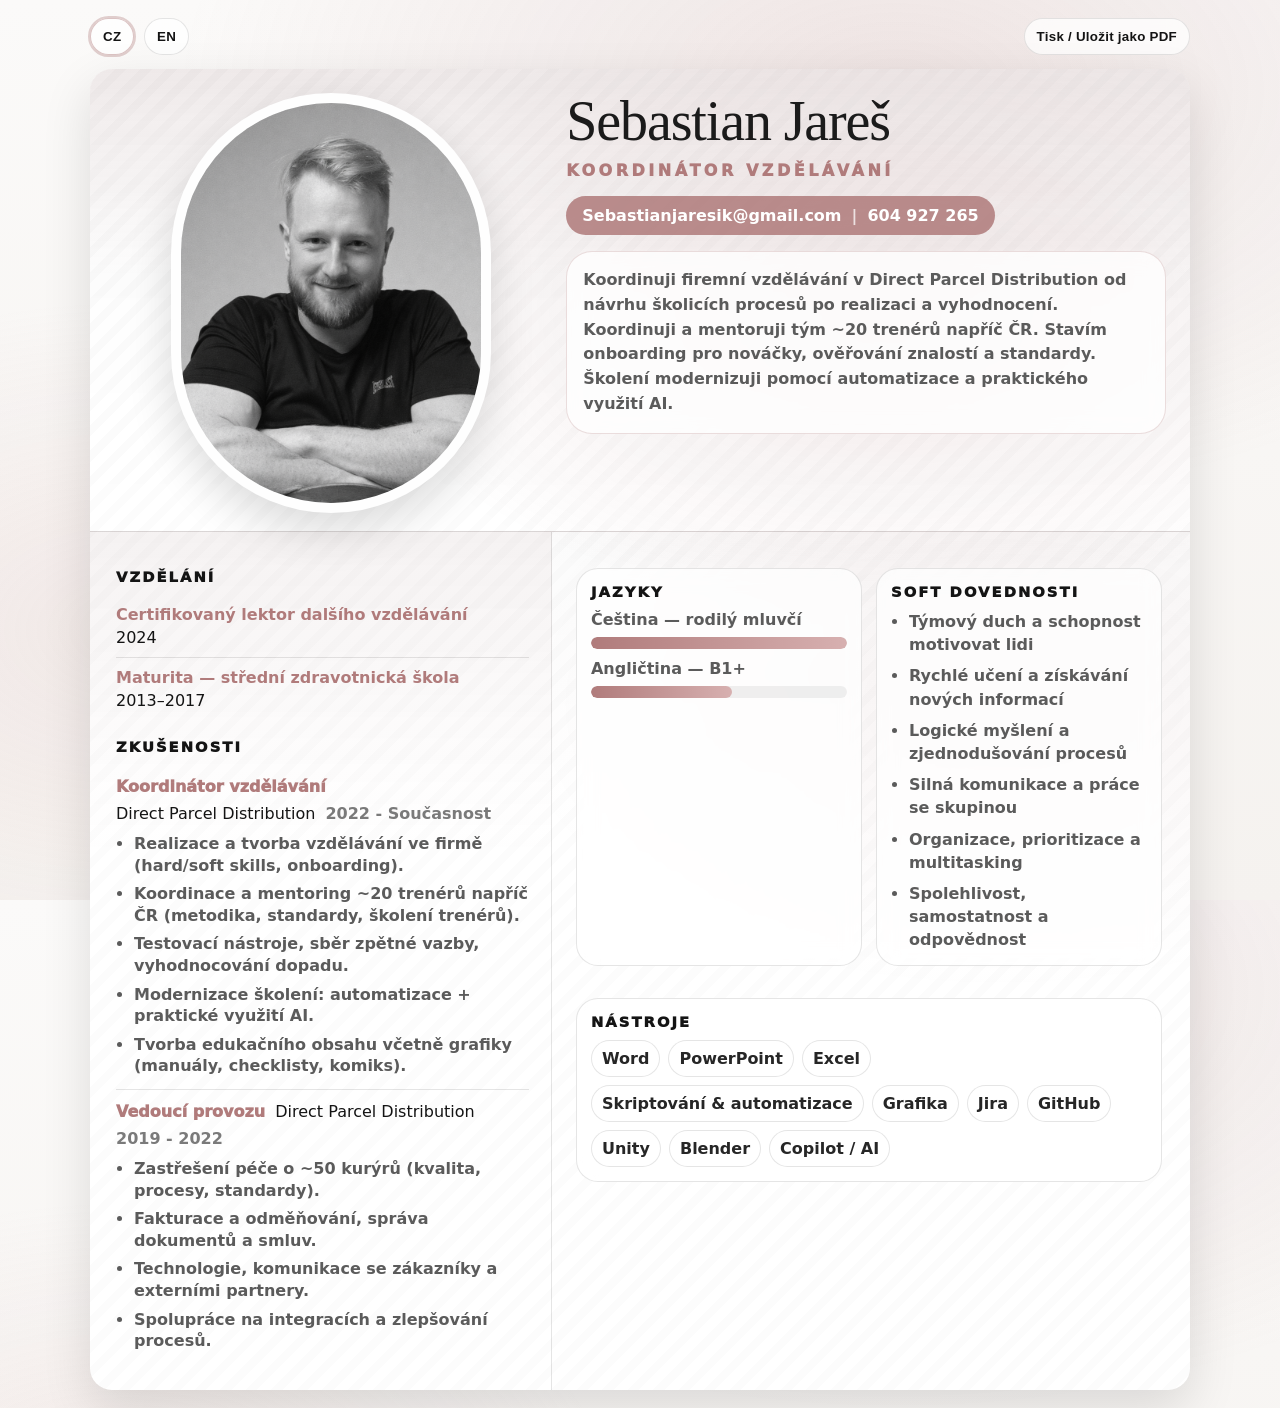
<file: cv.html>
<!doctype html>
<html lang="cs" data-lang="cs">
<head>
  <meta charset="utf-8" />
  <meta name="viewport" content="width=device-width,initial-scale=1,viewport-fit=cover" />
  <meta name="color-scheme" content="light" />
  <title>Sebastian Jareš — Životopis</title>
  <meta name="description" content="Životopis — Sebastian Jareš" />
  <link rel="stylesheet" href="./cv.css?v=20260217-5" />
</head>
<body>
  <div class="cvApp">
    <header class="cvTopbar">
      <div class="topbarLeft">
        <button class="topBtn" id="langCz" type="button">CZ</button>
        <button class="topBtn" id="langEn" type="button">EN</button>
      </div>
      <div class="topbarRight">
        <button class="topBtn" id="printBtn" type="button" data-lang="cs">Tisk / Uložit jako PDF</button>
        <button class="topBtn" id="printBtnEn" type="button" data-lang="en">Print / Save as PDF</button>
      </div>
    </header>

    <main class="cvSheet">
      <div class="cvBg"></div>

      <section class="cvHeader">
        <div class="headerPhoto">
          <div class="photoFrame">
            <img
              class="photo"
              src="assets/A8B14192-0775-4E77-B892-59BF648AD72E.png?v=20260217-4"
              alt="Sebastian Jareš"
              loading="eager"
              decoding="async"
            />
          </div>
        </div>

        <div class="headerInfo">
          <div class="nameBlock">
            <div class="nameLine">Sebastian Jareš</div>

            <div class="roleLine" data-lang="cs">KOORDINÁTOR VZDĚLÁVÁNÍ</div>
            <div class="roleLine" data-lang="en">TRAINING &amp; DEVELOPMENT COORDINATOR</div>

            <div class="contactLine">
              <span>Sebastianjaresik@gmail.com</span>
              <span class="sep">|</span>
              <span>604 927 265</span>
            </div>

            <div class="summaryCard">
              <p class="summary" data-lang="cs">
                Koordinuji firemní vzdělávání v Direct Parcel Distribution od návrhu školicích procesů po realizaci a vyhodnocení. Koordinuji a mentoruji tým ~20 trenérů napříč ČR. Stavím onboarding pro nováčky, ověřování znalostí a standardy. Školení modernizuji pomocí automatizace a praktického využití AI.
              </p>
              <p class="summary" data-lang="en">
                I coordinate company learning at Direct Parcel Distribution end-to-end: from training process design to delivery and evaluation. I coordinate and mentor ~20 trainers across the Czech Republic, build onboarding and knowledge checks, and modernise training through automation and practical AI use.
              </p>
            </div>
          </div>
        </div>
      </section>

      <section class="cvBody">
        <aside class="cvLeft">
          <section class="block">
            <h3 class="blockTitle" data-lang="cs">Vzdělání</h3>
            <h3 class="blockTitle" data-lang="en">Education</h3>

            <div class="item">
              <div class="itemTitle" data-lang="cs">Certifikovaný lektor dalšího vzdělávání</div>
              <div class="itemTitle" data-lang="en">Certified continuing education trainer</div>
              <div class="itemMeta" data-lang="cs">2024</div>
              <div class="itemMeta" data-lang="en">2024</div>
            </div>

            <div class="item">
              <div class="itemTitle" data-lang="cs">Maturita — střední zdravotnická škola</div>
              <div class="itemTitle" data-lang="en">High school diploma — healthcare school</div>
              <div class="itemMeta" data-lang="cs">2013–2017</div>
              <div class="itemMeta" data-lang="en">2013–2017</div>
            </div>
          </section>

          <section class="block">
            <h3 class="blockTitle" data-lang="cs">Zkušenosti</h3>
            <h3 class="blockTitle" data-lang="en">Experience</h3>

            <div class="job">
              <div class="jobHead">
                <div class="jobRole" data-lang="cs">Koordinátor vzdělávání</div>
                <div class="jobRole" data-lang="en">Training &amp; Development Coordinator</div>

                <div class="jobCompany" data-lang="cs">Direct Parcel Distribution</div>
                <div class="jobCompany" data-lang="en">Direct Parcel Distribution</div>

                <div class="jobTime" data-lang="cs">2022 - Současnost</div>
                <div class="jobTime" data-lang="en">2022 - Present</div>
              </div>

              <ul class="jobBullets" data-lang="cs">
                <li>Realizace a tvorba vzdělávání ve firmě (hard/soft skills, onboarding).</li>
                <li>Koordinace a mentoring ~20 trenérů napříč ČR (metodika, standardy, školení trenérů).</li>
                <li>Testovací nástroje, sběr zpětné vazby, vyhodnocování dopadu.</li>
                <li>Modernizace školení: automatizace + praktické využití AI.</li>
                <li>Tvorba edukačního obsahu včetně grafiky (manuály, checklisty, komiks).</li>
              </ul>

              <ul class="jobBullets" data-lang="en">
                <li>Training delivery and creation across the company (hard/soft skills, onboarding).</li>
                <li>Coordination and mentoring of ~20 trainers across the Czech Republic (methodology, standards, train-the-trainer).</li>
                <li>Knowledge checks, feedback loops, and training impact evaluation.</li>
                <li>Training modernisation through automation and practical AI use.</li>
                <li>Content creation including visuals (manuals, checklists, comic).</li>
              </ul>
            </div>

            <div class="job">
              <div class="jobHead">
                <div class="jobRole" data-lang="cs">Vedoucí provozu</div>
                <div class="jobRole" data-lang="en">Operations Manager</div>

                <div class="jobCompany" data-lang="cs">Direct Parcel Distribution</div>
                <div class="jobCompany" data-lang="en">Direct Parcel Distribution</div>

                <div class="jobTime" data-lang="cs">2019 - 2022</div>
                <div class="jobTime" data-lang="en">2019 - 2022</div>
              </div>

              <ul class="jobBullets" data-lang="cs">
                <li>Zastřešení péče o ~50 kurýrů (kvalita, procesy, standardy).</li>
                <li>Fakturace a odměňování, správa dokumentů a smluv.</li>
                <li>Technologie, komunikace se zákazníky a externími partnery.</li>
                <li>Spolupráce na integracích a zlepšování procesů.</li>
              </ul>

              <ul class="jobBullets" data-lang="en">
                <li>Managing ~50 couriers (quality, processes, standards).</li>
                <li>Invoicing and compensation, document and contract administration.</li>
                <li>Technology administration, customer and partner communication.</li>
                <li>Supporting integrations and process improvements.</li>
              </ul>
            </div>
          </section>
        </aside>

        <section class="cvRight">
          <div class="grid2">
            <section class="block rightBlock">
              <h3 class="blockTitle" data-lang="cs">Jazyky</h3>
              <h3 class="blockTitle" data-lang="en">Languages</h3>

              <div class="barRow">
                <div class="barLabel" data-lang="cs">Čeština — rodilý mluvčí</div>
                <div class="barLabel" data-lang="en">Czech — native</div>
                <div class="bar"><div class="fill" style="width:100%"></div></div>
              </div>

              <div class="barRow">
                <div class="barLabel" data-lang="cs">Angličtina — B1+</div>
                <div class="barLabel" data-lang="en">English — B1+</div>
                <div class="bar"><div class="fill" style="width:55%"></div></div>
              </div>
            </section>

            <section class="block rightBlock">
              <h3 class="blockTitle" data-lang="cs">Soft dovednosti</h3>
              <h3 class="blockTitle" data-lang="en">Soft skills</h3>

              <ul class="bullets" data-lang="cs">
                <li>Týmový duch a schopnost motivovat lidi</li>
                <li>Rychlé učení a získávání nových informací</li>
                <li>Logické myšlení a zjednodušování procesů</li>
                <li>Silná komunikace a práce se skupinou</li>
                <li>Organizace, prioritizace a multitasking</li>
                <li>Spolehlivost, samostatnost a odpovědnost</li>
              </ul>

              <ul class="bullets" data-lang="en">
                <li>Team mindset and ability to motivate people</li>
                <li>Fast learning and active information gathering</li>
                <li>Logical thinking and simplifying processes</li>
                <li>Strong communication and facilitation</li>
                <li>Organisation, prioritisation and multitasking</li>
                <li>Reliability, independence and ownership</li>
              </ul>
            </section>

            <section class="block rightBlock span2">
              <h3 class="blockTitle" data-lang="cs">Nástroje</h3>
              <h3 class="blockTitle" data-lang="en">Tools</h3>

              <div class="tags">
                <span class="tag">Word</span>
                <span class="tag">PowerPoint</span>
                <span class="tag">Excel</span>
                <span class="tag" data-lang="cs">Skriptování &amp; automatizace</span>
                <span class="tag" data-lang="en">Scripting &amp; automation</span>
                <span class="tag" data-lang="cs">Grafika</span>
                <span class="tag" data-lang="en">Graphics</span>
                <span class="tag">Jira</span>
                <span class="tag">GitHub</span>
                <span class="tag">Unity</span>
                <span class="tag">Blender</span>
                <span class="tag">Copilot / AI</span>
              </div>
            </section>

          </div>
        </section>
      </section>
    </main>
  </div>

  <script src="./cj.js?v=20260217-5"></script>
</body>
</html>
</file>
<file: cv.css>
:root{
  --bg:#f5f2ef;
  --paper:#ffffff;
  --ink:#141414;
  --muted:#5b5b5b;
  --muted2:#7a7a7a;
  --line:rgba(0,0,0,.10);
  --accent:#b07b7b;
  --accent2:#d7b0b0;
  --shadow:0 18px 50px rgba(0,0,0,.12);
  --radius:22px;
}

*{box-sizing:border-box}
html,body{height:100%}

/* ✅ vynutit světlý režim i pro UA (Safari/iOS) */
html{
  color-scheme: light;
  -webkit-text-size-adjust: 100%;
}

/* když JS nastaví hidden, chceme jistotu, že element zmizí všude */
[hidden]{display:none !important}

body{
  margin:0;
  font-family:ui-sans-serif,system-ui,-apple-system,Segoe UI,Roboto,Arial,"Noto Sans",sans-serif;
  color:var(--ink);
  background:
    radial-gradient(1200px 700px at 70% 10%, rgba(176,123,123,.18), transparent 60%),
    radial-gradient(900px 600px at 10% 70%, rgba(215,176,176,.18), transparent 55%),
    linear-gradient(180deg, #fbfaf9, var(--bg));
}

/* přepínání jazyků přes html[data-lang] */
[data-lang="cs"] [data-lang="en"]{display:none}
[data-lang="en"] [data-lang="cs"]{display:none}

/* pojistka: ať se nikdy nezobrazují oba print buttony současně (i bez JS) */
html[data-lang="cs"] #printBtnEn{display:none}
html[data-lang="en"] #printBtn{display:none}

.cvApp{min-height:100%; padding:18px}
.cvTopbar{
  max-width:1100px;
  margin:0 auto 14px;
  display:flex;
  justify-content:space-between;
  gap:12px;
  align-items:center;
}
.topbarLeft,.topbarRight{display:flex; gap:10px; align-items:center; flex-wrap:wrap}
.topBtn{
  border:1px solid var(--line);
  background:rgba(255,255,255,.75);
  backdrop-filter: blur(10px);
  -webkit-backdrop-filter: blur(10px);
  padding:10px 12px;
  border-radius:999px;
  font-weight:800;
  letter-spacing:.02em;
  color:var(--ink);
  cursor:pointer;
  text-decoration:none;
}
.topBtn.primary{
  background:var(--accent);
  color:#fff;
  border-color:transparent;
}
.topBtn.active{
  outline:2px solid rgba(176,123,123,.35);
  border-color:rgba(176,123,123,.45);
}

.cvSheet{
  position:relative;
  max-width:1100px;
  margin:0 auto;
  background:var(--paper);
  border-radius:var(--radius);
  box-shadow:var(--shadow);
  overflow:hidden;
  display:grid;
  grid-template-rows:auto 1fr;
}

.cvBg{
  position:absolute;
  inset:0;
  pointer-events:none;
  background:
    radial-gradient(900px 520px at 72% 18%, rgba(176,123,123,.18), transparent 60%),
    linear-gradient(180deg, rgba(0,0,0,.02), transparent 35%),
    repeating-linear-gradient(135deg, rgba(0,0,0,.015), rgba(0,0,0,.015) 8px, transparent 8px, transparent 18px);
  opacity:.9;
}

.cvHeader, .cvBody{position:relative; z-index:1}

.cvHeader{
  display:grid;
  grid-template-columns: 1.05fr 1.45fr;
  gap:18px;
  padding:24px 24px 18px;
  border-bottom:1px solid var(--line);
  background:
    linear-gradient(180deg, rgba(176,123,123,.10), transparent 45%),
    linear-gradient(180deg, rgba(0,0,0,.02), transparent 55%);
}

.headerPhoto{display:flex;justify-content:center;align-items:flex-start}
.photoFrame{
  width:320px;
  height:420px;
  border-radius:200px;
  overflow:hidden;
  border:10px solid rgba(255,255,255,.92);
  box-shadow:0 18px 46px rgba(0,0,0,.14);
  background:#eee;
}
.photo{width:100%;height:100%;object-fit:cover;display:block}

.headerInfo{display:flex;align-items:flex-start}
.nameBlock{width:100%}
.nameLine{
  font-family:"Segoe Script","Bradley Hand","Snell Roundhand","Apple Chancery",cursive;
  font-size:56px;
  line-height:1;
  letter-spacing:-.02em;
  color:#1b1b1b;
}
.roleLine{
  margin-top:12px;
  letter-spacing:.22em;
  text-transform:uppercase;
  font-weight:950;
  color:var(--accent);
}
.contactLine{
  margin-top:16px;
  background:rgba(176,123,123,.85);
  color:#fff;
  border-radius:999px;
  padding:10px 16px;
  display:flex;
  gap:10px;
  flex-wrap:wrap;
  align-items:center;
  font-weight:750;
  width:fit-content;
  max-width:100%;
}
.contactLine .sep{opacity:.75}

.summaryCard{
  margin-top:16px;
  border:1px solid rgba(176,123,123,.25);
  background:rgba(255,255,255,.78);
  backdrop-filter: blur(10px);
  -webkit-backdrop-filter: blur(10px);
  border-radius:26px;
  padding:16px 16px;
}
.summary{
  margin:0;
  color:var(--muted);
  line-height:1.55;
  font-weight:650;
}

.cvBody{
  display:grid;
  grid-template-columns: 1.05fr 1.45fr;
  gap:0;
}

.cvLeft{
  padding:18px 22px 26px 26px;
  border-right:1px solid var(--line);
  background:
    linear-gradient(180deg, rgba(176,123,123,.06), transparent 38%),
    linear-gradient(180deg, rgba(0,0,0,.02), transparent 30%);
}

.cvRight{
  padding:18px 28px 26px 24px;
  background:
    radial-gradient(900px 520px at 70% 20%, rgba(176,123,123,.08), transparent 55%),
    linear-gradient(180deg, rgba(0,0,0,.015), transparent 32%);
}

.block{margin-top:18px}
.blockTitle{
  margin:0 0 10px;
  letter-spacing:.14em;
  text-transform:uppercase;
  font-size:.92rem;
  font-weight:950;
}

.item{padding:10px 0; border-top:1px solid var(--line)}
.item:first-of-type{border-top:0}
.itemTitle{font-weight:900; color:var(--accent); margin-bottom:4px}

.job{padding:12px 0; border-top:1px solid var(--line)}
.job:first-of-type{border-top:0}
.jobHead{
  display:flex;
  flex-wrap:wrap;
  gap:8px 10px;
  align-items:baseline;
}
.jobRole{font-weight:950; color:var(--accent)}
.jobTime{color:var(--muted2); font-weight:850}
.jobBullets{
  margin:10px 0 0;
  padding-left:18px;
  color:var(--muted);
  display:grid;
  gap:7px;
  line-height:1.35;
  font-weight:650;
}

.grid2{
  display:grid;
  gap:14px;
  grid-template-columns: 1fr 1fr;
}

.rightBlock{
  border:1px solid var(--line);
  background:rgba(255,255,255,.72);
  backdrop-filter: blur(10px);
  -webkit-backdrop-filter: blur(10px);
  border-radius:22px;
  padding:14px 14px;
}
.span2{grid-column:1 / -1}

.barRow{display:grid; gap:8px; margin-top:10px}
.barLabel{color:var(--muted); font-weight:750}
.bar{
  height:12px;
  border-radius:999px;
  background:rgba(0,0,0,.06);
  overflow:hidden;
}
.fill{
  height:100%;
  border-radius:999px;
  background:linear-gradient(90deg, var(--accent), var(--accent2));
}

.bullets{
  margin:10px 0 0;
  padding-left:18px;
  color:var(--muted);
  display:grid;
  gap:8px;
  line-height:1.45;
  font-weight:650;
}

.tags{
  display:flex;
  gap:8px;
  flex-wrap:wrap;
  margin-top:10px;
}
.tag{
  padding:8px 10px;
  border-radius:999px;
  border:1px solid var(--line);
  background:rgba(255,255,255,.8);
  font-weight:850;
  color:#262626;
}

.twoCols{
  margin-top:10px;
  display:grid;
  grid-template-columns: 1fr 1fr;
  gap:10px 18px;
}

@media (max-width: 980px){
  .cvHeader{grid-template-columns:1fr}
  .cvBody{grid-template-columns:1fr}
  .cvLeft{border-right:0;border-bottom:1px solid var(--line)}
  .grid2{grid-template-columns:1fr}
  .span2{grid-column:auto}
  .twoCols{grid-template-columns:1fr}
  .nameLine{font-size:46px}
  .photoFrame{width:280px;height:380px;border-radius:190px}
}

@media (max-width: 520px){
  .cvHeader{padding:18px 16px 16px}
  .cvLeft{padding:16px}
  .cvRight{padding:16px}
  .photoFrame{width:240px;height:330px;border-radius:170px}
  .contactLine{width:100%;justify-content:center}
}

/* =========================
   ✅ HARD PRINT/PDF FIX
   (iOS Safari + ostatní)
   ========================= */
@media print{
  @page{ margin: 12mm; }

  /* vynutit světlý výstup + konzistentní barvy */
  html, body{
    background:#fff !important;
    color:#111 !important;
    color-scheme: light !important;
    -webkit-print-color-adjust: exact !important;
    print-color-adjust: exact !important;
  }

  /* odstranit “app” padding a UI */
  .cvApp{padding:0 !important}
  .cvTopbar{display:none !important}

  /* papír bez stínů/zaoblení */
  .cvSheet{
    box-shadow:none !important;
    border-radius:0 !important;
    max-width:none !important;
    background:#fff !important;
    overflow:visible !important;
  }

  /* klíč: NEtisknout dekorativní pozadí,
     protože Safari je někdy invertuje / změní */
  .cvBg{display:none !important}

  /* zrušit všechny gradient backgroundy v sekcích */
  .cvHeader,
  .cvLeft,
  .cvRight{
    background:#fff !important;
  }

  /* zrušit “glass” efekty (backdrop-filter) v printu */
  .topBtn,
  .summaryCard,
  .rightBlock,
  .tag{
    backdrop-filter:none !important;
    -webkit-backdrop-filter:none !important;
  }

  /* sjednotit backgroundy na bílé (ať nic nešedne/nerůžoví) */
  .summaryCard,
  .rightBlock,
  .tag{
    background:#fff !important;
  }

  /* zachovat čitelnost textů */
  .nameLine,
  .summary,
  .barLabel,
  .jobBullets,
  .bullets{
    color:#111 !important;
  }

  /* nechat akcent (nadpisy/role) – ale bez průhledností */
  .roleLine,
  .itemTitle,
  .jobRole{
    color: var(--accent) !important;
  }

  .jobTime{ color:#444 !important; }

  /* linky (Safari je rád barví do modra) */
  a, a:visited{
    color:#111 !important;
    text-decoration:none !important;
  }

  /* odstranit stíny, co by v PDF vypadaly jinak */
  .photoFrame{ box-shadow:none !important; }

  /* pojistka: ať se nic “nepřekreslí” průhlednostmi */
  *{
    text-shadow:none !important;
    box-shadow:none !important;
    filter:none !important;
  }
}
</file>
